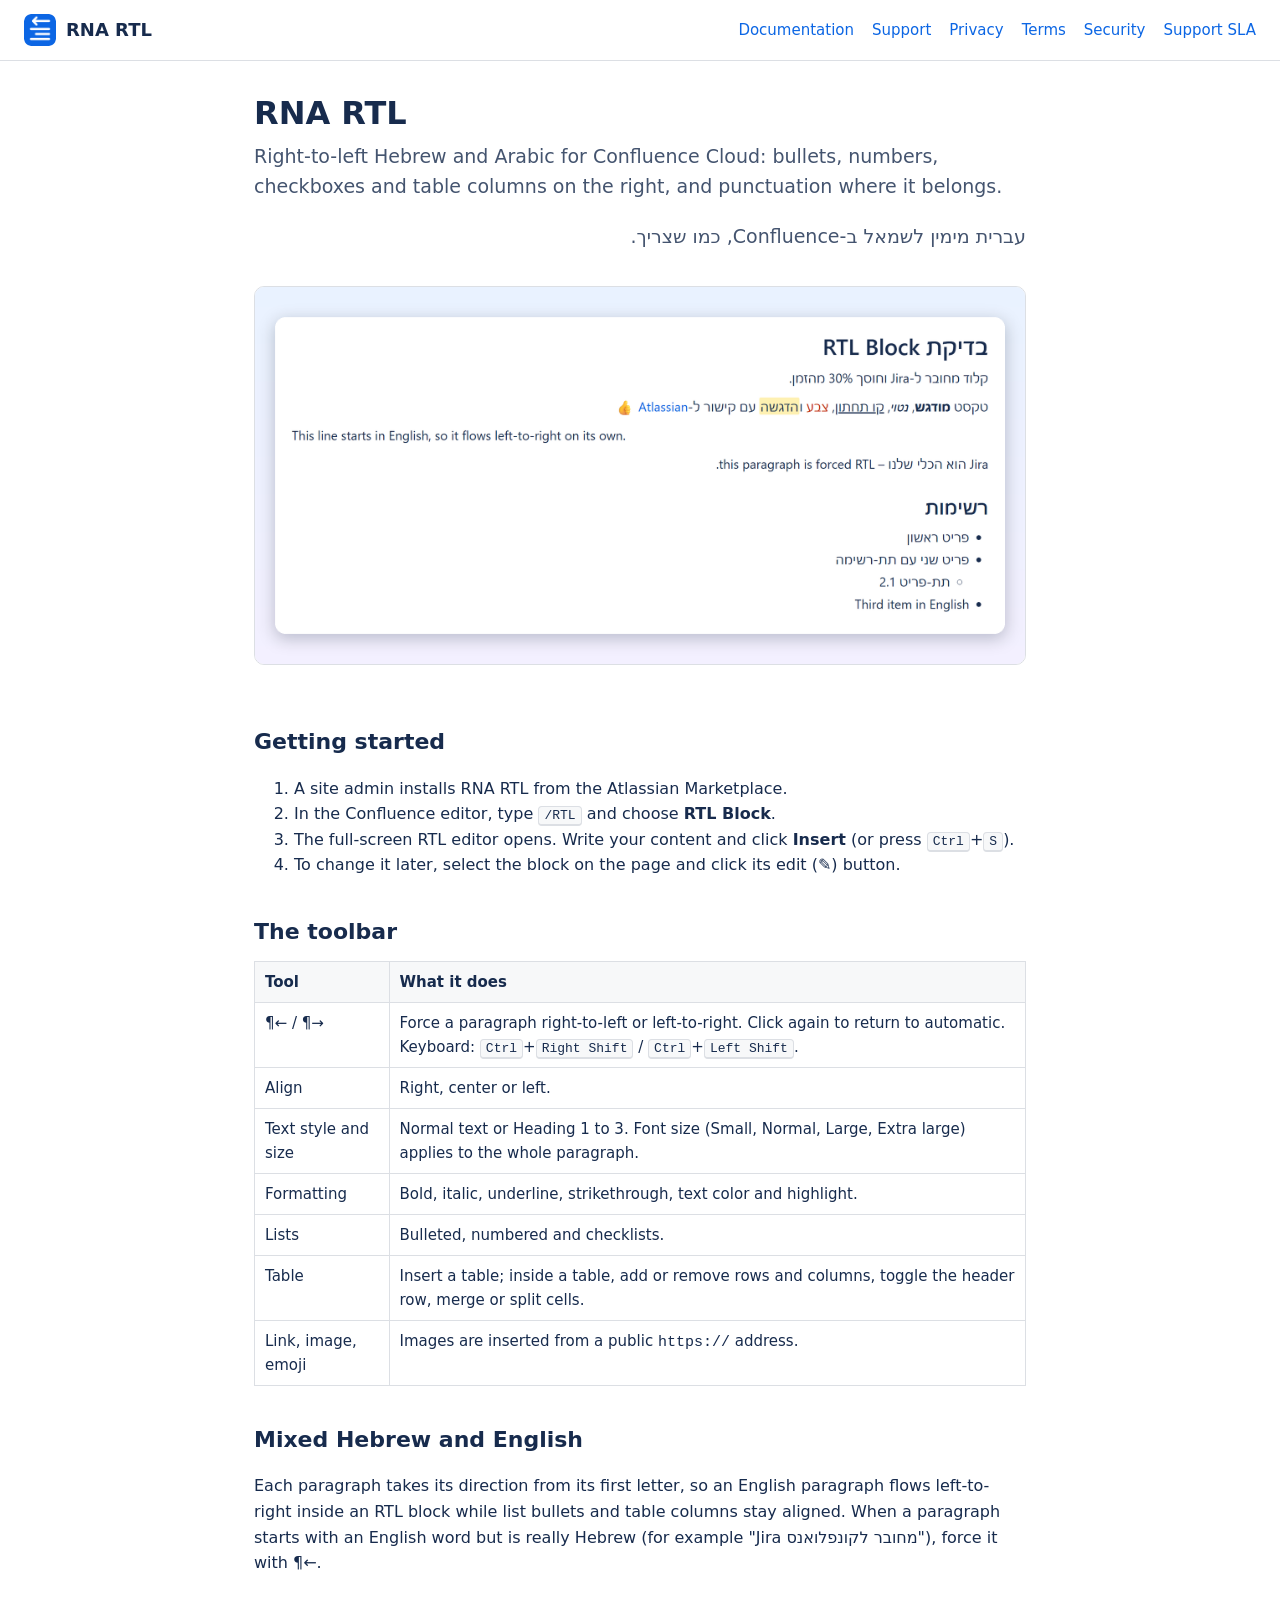
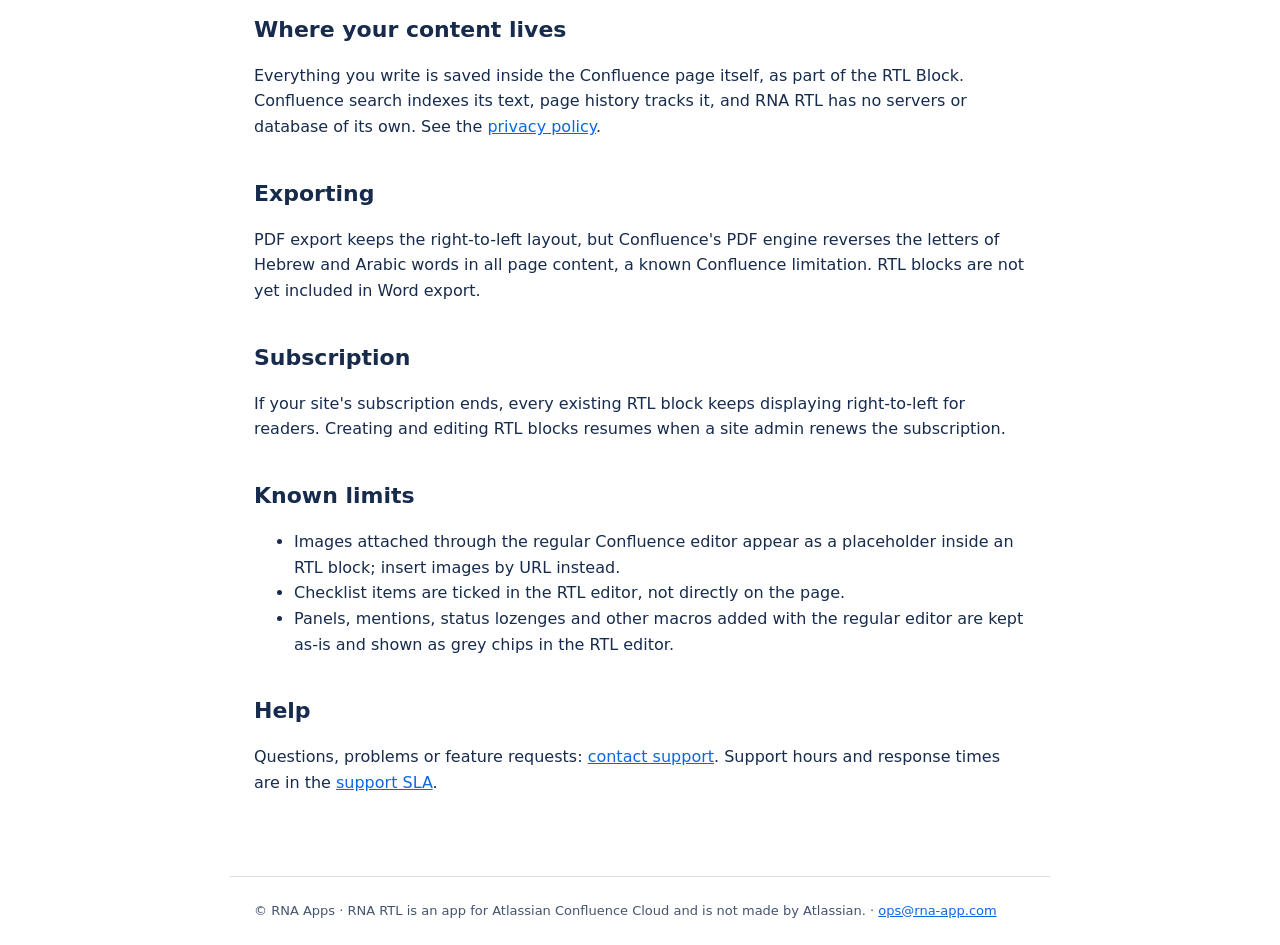
<file: index.html>
<!doctype html>
<html lang="en">
  <head>
    <meta charset="utf-8" />
    <meta name="viewport" content="width=device-width, initial-scale=1" />
    <title>Documentation · RNA RTL</title>
    <link rel="icon" href="logo.png" />
    <link rel="stylesheet" href="style.css" />
  </head>
  <body>
    <header class="top">
      <a class="brand" href="index.html"><img src="logo.png" alt="" width="32" height="32" />RNA RTL</a>
      <nav>
        <a href="index.html">Documentation</a>
        <a href="support.html">Support</a>
        <a href="privacy.html">Privacy</a>
        <a href="terms.html">Terms</a>
        <a href="security.html">Security</a>
        <a href="sla.html">Support SLA</a>
      </nav>
    </header>
    <main>
<!-- title: Documentation -->
<h1>RNA RTL</h1>
<p class="lead">Right-to-left Hebrew and Arabic for Confluence Cloud: bullets, numbers, checkboxes and table columns on the right, and punctuation where it belongs.</p>
<p class="he lead">עברית מימין לשמאל ב-Confluence, כמו שצריך.</p>
<img class="shot" src="screenshot.png" alt="An RTL Block on a Confluence page: Hebrew headings, lists and a table laid out right to left" />

<h2>Getting started</h2>
<ol>
  <li>A site admin installs RNA RTL from the Atlassian Marketplace.</li>
  <li>In the Confluence editor, type <kbd>/RTL</kbd> and choose <strong>RTL Block</strong>.</li>
  <li>The full-screen RTL editor opens. Write your content and click <strong>Insert</strong> (or press <kbd>Ctrl</kbd>+<kbd>S</kbd>).</li>
  <li>To change it later, select the block on the page and click its edit (✎) button.</li>
</ol>

<h2>The toolbar</h2>
<table>
  <tr><th>Tool</th><th>What it does</th></tr>
  <tr><td>¶← / ¶→</td><td>Force a paragraph right-to-left or left-to-right. Click again to return to automatic. Keyboard: <kbd>Ctrl</kbd>+<kbd>Right Shift</kbd> / <kbd>Ctrl</kbd>+<kbd>Left Shift</kbd>.</td></tr>
  <tr><td>Align</td><td>Right, center or left.</td></tr>
  <tr><td>Text style and size</td><td>Normal text or Heading 1 to 3. Font size (Small, Normal, Large, Extra large) applies to the whole paragraph.</td></tr>
  <tr><td>Formatting</td><td>Bold, italic, underline, strikethrough, text color and highlight.</td></tr>
  <tr><td>Lists</td><td>Bulleted, numbered and checklists.</td></tr>
  <tr><td>Table</td><td>Insert a table; inside a table, add or remove rows and columns, toggle the header row, merge or split cells.</td></tr>
  <tr><td>Link, image, emoji</td><td>Images are inserted from a public <code>https://</code> address.</td></tr>
</table>

<h2>Mixed Hebrew and English</h2>
<p>Each paragraph takes its direction from its first letter, so an English paragraph flows left-to-right inside an RTL block while list bullets and table columns stay aligned. When a paragraph starts with an English word but is really Hebrew (for example <span class="he">"Jira מחובר לקונפלואנס"</span>), force it with ¶←.</p>

<h2>Where your content lives</h2>
<p>Everything you write is saved inside the Confluence page itself, as part of the RTL Block. Confluence search indexes its text, page history tracks it, and RNA RTL has no servers or database of its own. See the <a href="privacy.html">privacy policy</a>.</p>

<h2>Exporting</h2>
<p>PDF export keeps the right-to-left layout, but Confluence's PDF engine reverses the letters of Hebrew and Arabic words in all page content, a known Confluence limitation. RTL blocks are not yet included in Word export.</p>

<h2>Subscription</h2>
<p>If your site's subscription ends, every existing RTL block keeps displaying right-to-left for readers. Creating and editing RTL blocks resumes when a site admin renews the subscription.</p>

<h2>Known limits</h2>
<ul>
  <li>Images attached through the regular Confluence editor appear as a placeholder inside an RTL block; insert images by URL instead.</li>
  <li>Checklist items are ticked in the RTL editor, not directly on the page.</li>
  <li>Panels, mentions, status lozenges and other macros added with the regular editor are kept as-is and shown as grey chips in the RTL editor.</li>
</ul>

<h2>Help</h2>
<p>Questions, problems or feature requests: <a href="support.html">contact support</a>. Support hours and response times are in the <a href="sla.html">support SLA</a>.</p>

    </main>
    <footer>© RNA Apps · RNA RTL is an app for Atlassian Confluence Cloud and is not made by Atlassian. · <a href="mailto:ops@rna-app.com">ops@rna-app.com</a></footer>
  </body>
</html>
</file>
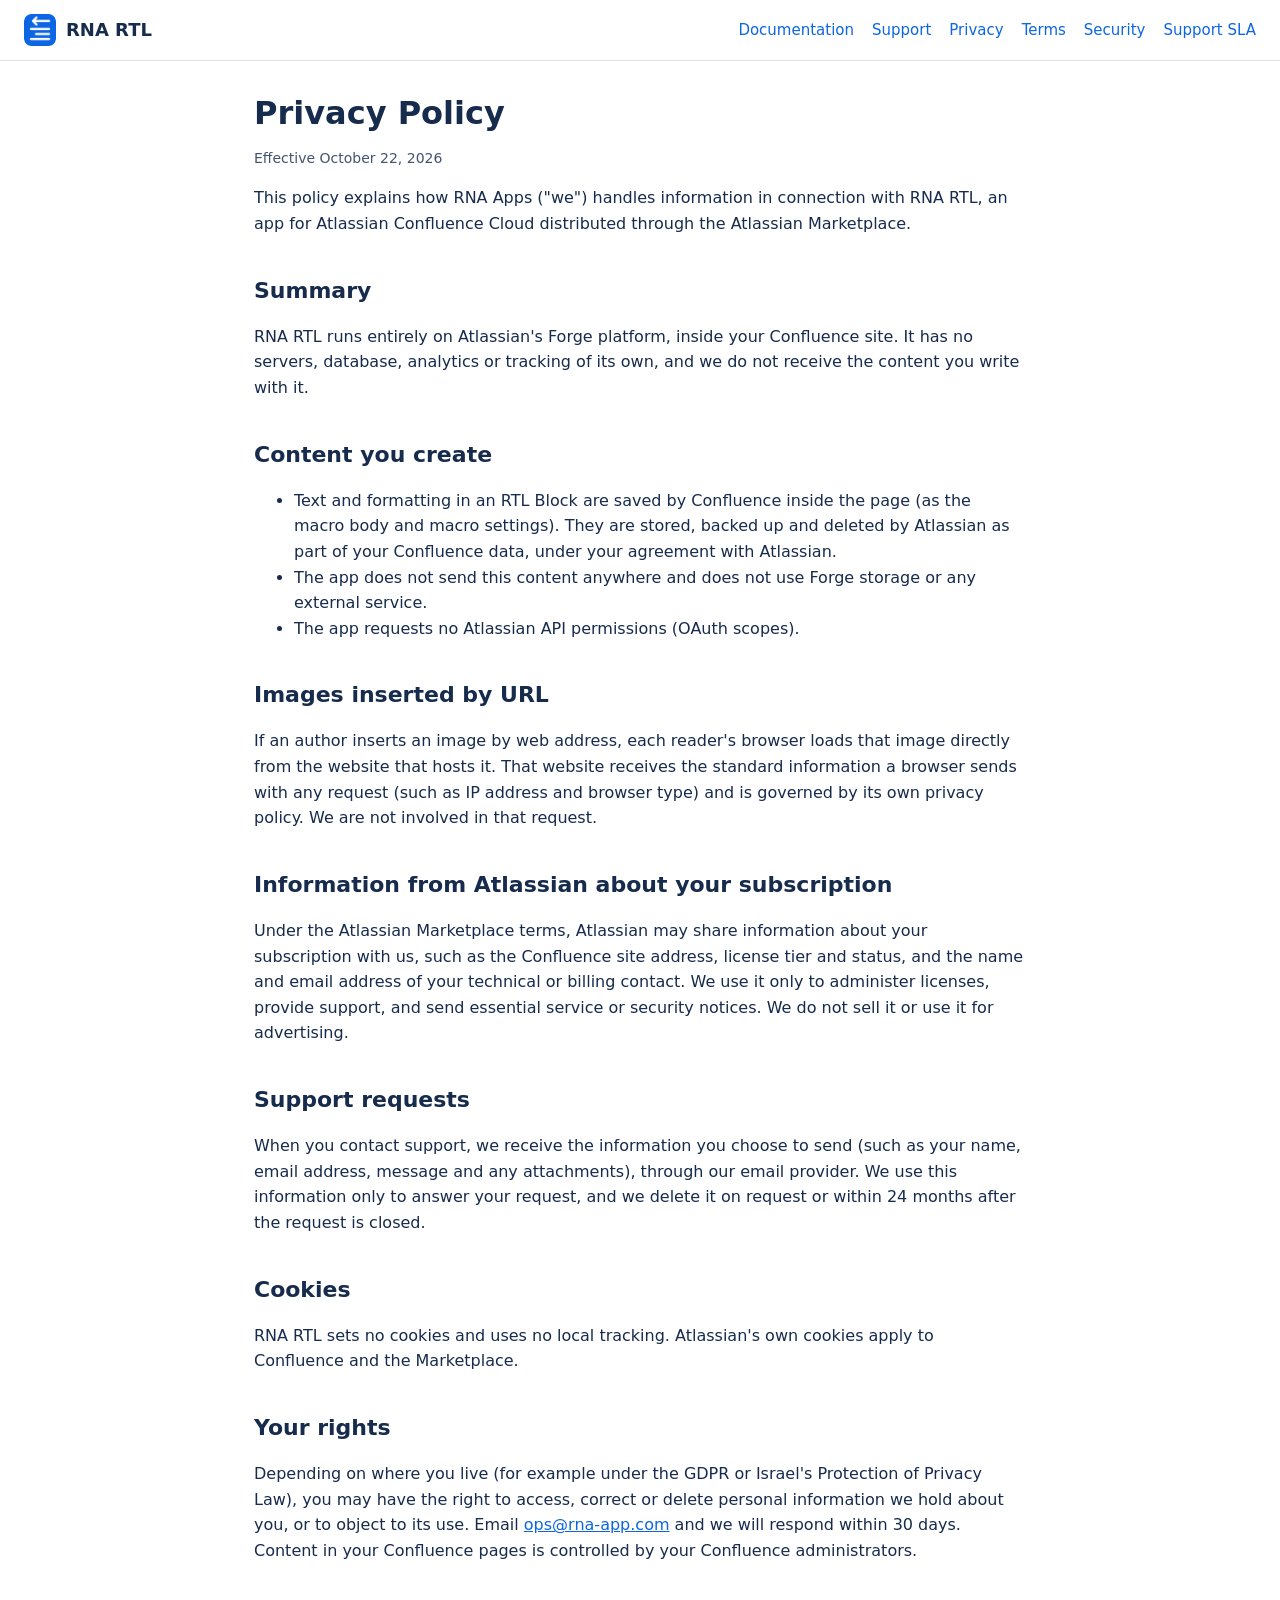
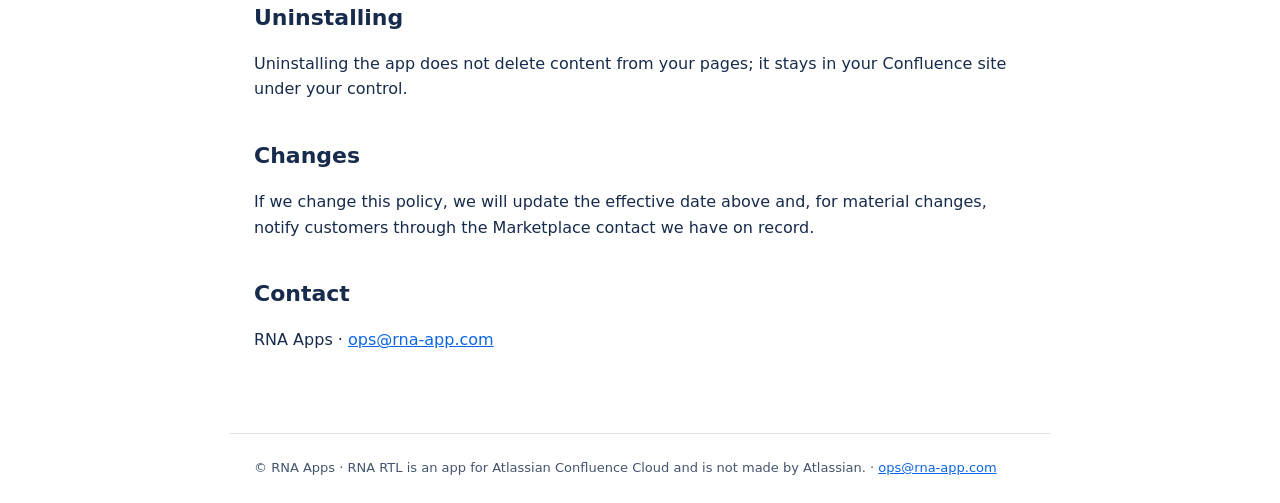
<file: privacy.html>
<!doctype html>
<html lang="en">
  <head>
    <meta charset="utf-8" />
    <meta name="viewport" content="width=device-width, initial-scale=1" />
    <title>Privacy Policy · RNA RTL</title>
    <link rel="icon" href="logo.png" />
    <link rel="stylesheet" href="style.css" />
  </head>
  <body>
    <header class="top">
      <a class="brand" href="index.html"><img src="logo.png" alt="" width="32" height="32" />RNA RTL</a>
      <nav>
        <a href="index.html">Documentation</a>
        <a href="support.html">Support</a>
        <a href="privacy.html">Privacy</a>
        <a href="terms.html">Terms</a>
        <a href="security.html">Security</a>
        <a href="sla.html">Support SLA</a>
      </nav>
    </header>
    <main>
<!-- title: Privacy Policy -->
<h1>Privacy Policy</h1>
<p class="meta">Effective October 22, 2026</p>
<p>This policy explains how RNA Apps ("we") handles information in connection with RNA RTL, an app for Atlassian Confluence Cloud distributed through the Atlassian Marketplace.</p>

<h2>Summary</h2>
<p>RNA RTL runs entirely on Atlassian's Forge platform, inside your Confluence site. It has no servers, database, analytics or tracking of its own, and we do not receive the content you write with it.</p>

<h2>Content you create</h2>
<ul>
  <li>Text and formatting in an RTL Block are saved by Confluence inside the page (as the macro body and macro settings). They are stored, backed up and deleted by Atlassian as part of your Confluence data, under your agreement with Atlassian.</li>
  <li>The app does not send this content anywhere and does not use Forge storage or any external service.</li>
  <li>The app requests no Atlassian API permissions (OAuth scopes).</li>
</ul>

<h2>Images inserted by URL</h2>
<p>If an author inserts an image by web address, each reader's browser loads that image directly from the website that hosts it. That website receives the standard information a browser sends with any request (such as IP address and browser type) and is governed by its own privacy policy. We are not involved in that request.</p>

<h2>Information from Atlassian about your subscription</h2>
<p>Under the Atlassian Marketplace terms, Atlassian may share information about your subscription with us, such as the Confluence site address, license tier and status, and the name and email address of your technical or billing contact. We use it only to administer licenses, provide support, and send essential service or security notices. We do not sell it or use it for advertising.</p>

<h2>Support requests</h2>
<p>When you contact support, we receive the information you choose to send (such as your name, email address, message and any attachments), through our email provider. We use this information only to answer your request, and we delete it on request or within 24 months after the request is closed.</p>

<h2>Cookies</h2>
<p>RNA RTL sets no cookies and uses no local tracking. Atlassian's own cookies apply to Confluence and the Marketplace.</p>

<h2>Your rights</h2>
<p>Depending on where you live (for example under the GDPR or Israel's Protection of Privacy Law), you may have the right to access, correct or delete personal information we hold about you, or to object to its use. Email <a href="mailto:ops@rna-app.com">ops@rna-app.com</a> and we will respond within 30 days. Content in your Confluence pages is controlled by your Confluence administrators.</p>

<h2>Uninstalling</h2>
<p>Uninstalling the app does not delete content from your pages; it stays in your Confluence site under your control.</p>

<h2>Changes</h2>
<p>If we change this policy, we will update the effective date above and, for material changes, notify customers through the Marketplace contact we have on record.</p>

<h2>Contact</h2>
<p>RNA Apps · <a href="mailto:ops@rna-app.com">ops@rna-app.com</a></p>

    </main>
    <footer>© RNA Apps · RNA RTL is an app for Atlassian Confluence Cloud and is not made by Atlassian. · <a href="mailto:ops@rna-app.com">ops@rna-app.com</a></footer>
  </body>
</html>
</file>
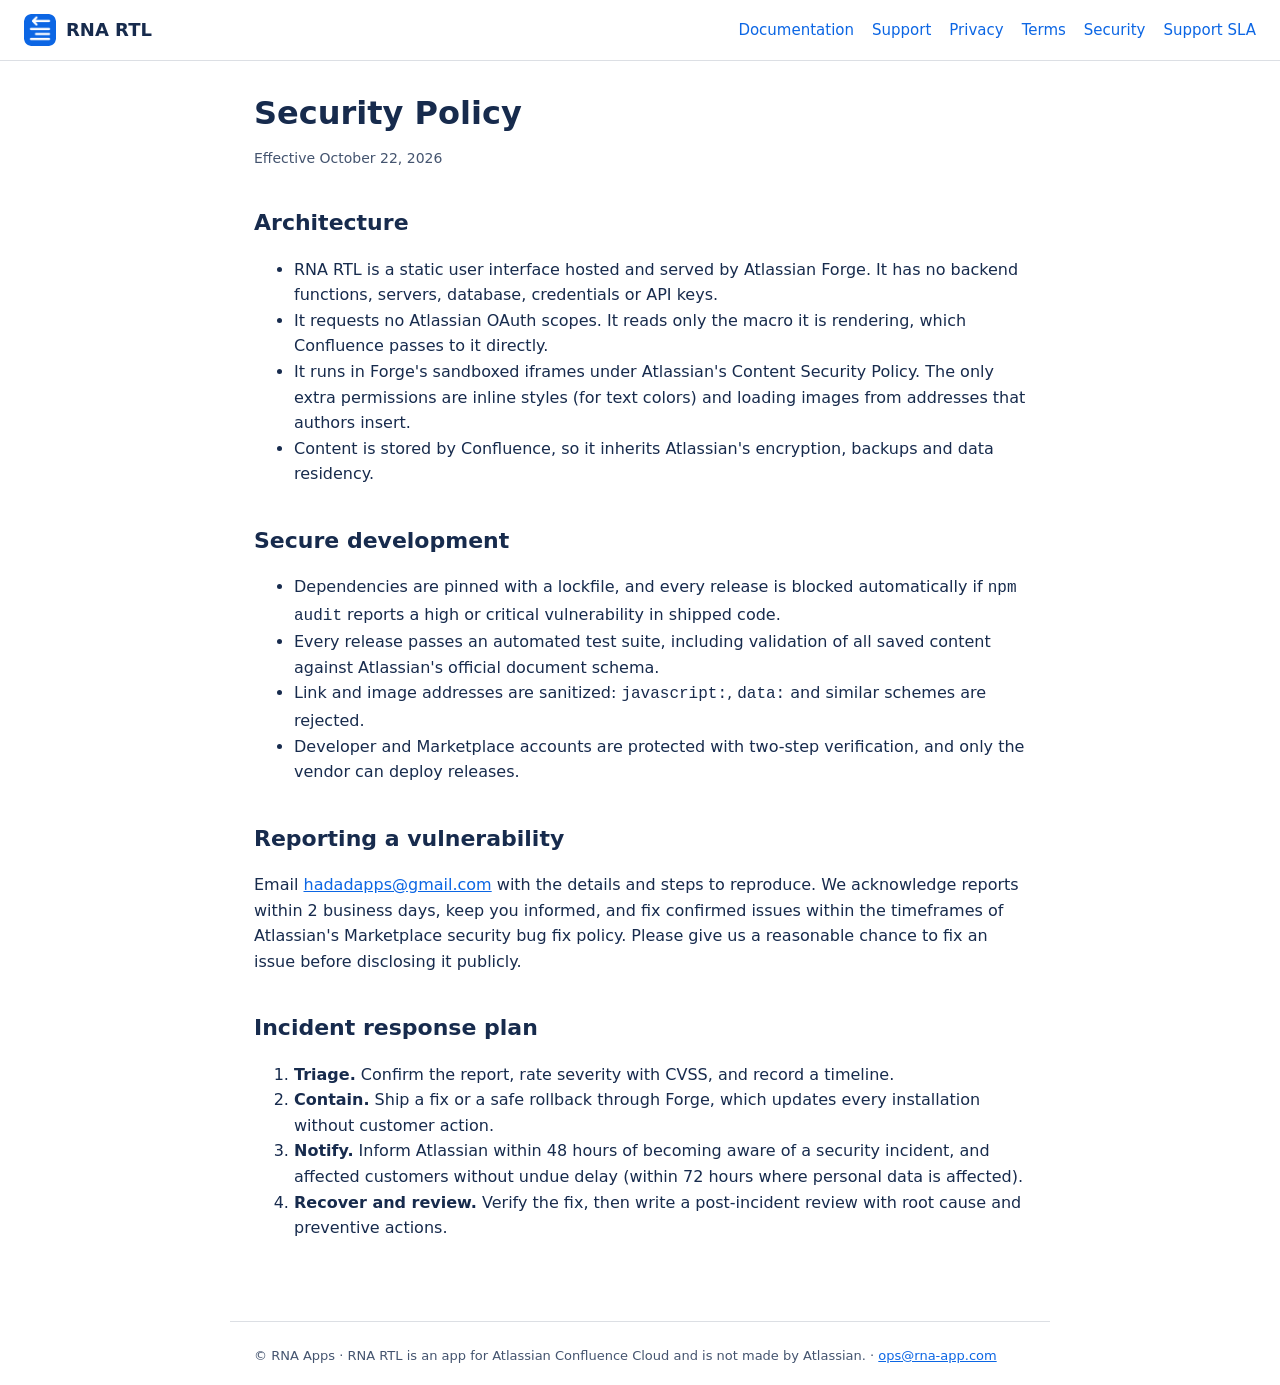
<file: security.html>
<!doctype html>
<html lang="en">
  <head>
    <meta charset="utf-8" />
    <meta name="viewport" content="width=device-width, initial-scale=1" />
    <title>Security Policy · RNA RTL</title>
    <link rel="icon" href="logo.png" />
    <link rel="stylesheet" href="style.css" />
  </head>
  <body>
    <header class="top">
      <a class="brand" href="index.html"><img src="logo.png" alt="" width="32" height="32" />RNA RTL</a>
      <nav>
        <a href="index.html">Documentation</a>
        <a href="support.html">Support</a>
        <a href="privacy.html">Privacy</a>
        <a href="terms.html">Terms</a>
        <a href="security.html">Security</a>
        <a href="sla.html">Support SLA</a>
      </nav>
    </header>
    <main>
<!-- title: Security Policy -->
<h1>Security Policy</h1>
<p class="meta">Effective October 22, 2026</p>

<h2>Architecture</h2>
<ul>
  <li>RNA RTL is a static user interface hosted and served by Atlassian Forge. It has no backend functions, servers, database, credentials or API keys.</li>
  <li>It requests no Atlassian OAuth scopes. It reads only the macro it is rendering, which Confluence passes to it directly.</li>
  <li>It runs in Forge's sandboxed iframes under Atlassian's Content Security Policy. The only extra permissions are inline styles (for text colors) and loading images from addresses that authors insert.</li>
  <li>Content is stored by Confluence, so it inherits Atlassian's encryption, backups and data residency.</li>
</ul>

<h2>Secure development</h2>
<ul>
  <li>Dependencies are pinned with a lockfile, and every release is blocked automatically if <code>npm audit</code> reports a high or critical vulnerability in shipped code.</li>
  <li>Every release passes an automated test suite, including validation of all saved content against Atlassian's official document schema.</li>
  <li>Link and image addresses are sanitized: <code>javascript:</code>, <code>data:</code> and similar schemes are rejected.</li>
  <li>Developer and Marketplace accounts are protected with two-step verification, and only the vendor can deploy releases.</li>
</ul>

<h2>Reporting a vulnerability</h2>
<p>Email <a href="mailto:hadadapps@gmail.com">hadadapps@gmail.com</a> with the details and steps to reproduce. We acknowledge reports within 2 business days, keep you informed, and fix confirmed issues within the timeframes of Atlassian's Marketplace security bug fix policy. Please give us a reasonable chance to fix an issue before disclosing it publicly.</p>

<h2>Incident response plan</h2>
<ol>
  <li><strong>Triage.</strong> Confirm the report, rate severity with CVSS, and record a timeline.</li>
  <li><strong>Contain.</strong> Ship a fix or a safe rollback through Forge, which updates every installation without customer action.</li>
  <li><strong>Notify.</strong> Inform Atlassian within 48 hours of becoming aware of a security incident, and affected customers without undue delay (within 72 hours where personal data is affected).</li>
  <li><strong>Recover and review.</strong> Verify the fix, then write a post-incident review with root cause and preventive actions.</li>
</ol>

    </main>
    <footer>© RNA Apps · RNA RTL is an app for Atlassian Confluence Cloud and is not made by Atlassian. · <a href="mailto:ops@rna-app.com">ops@rna-app.com</a></footer>
  </body>
</html>
</file>
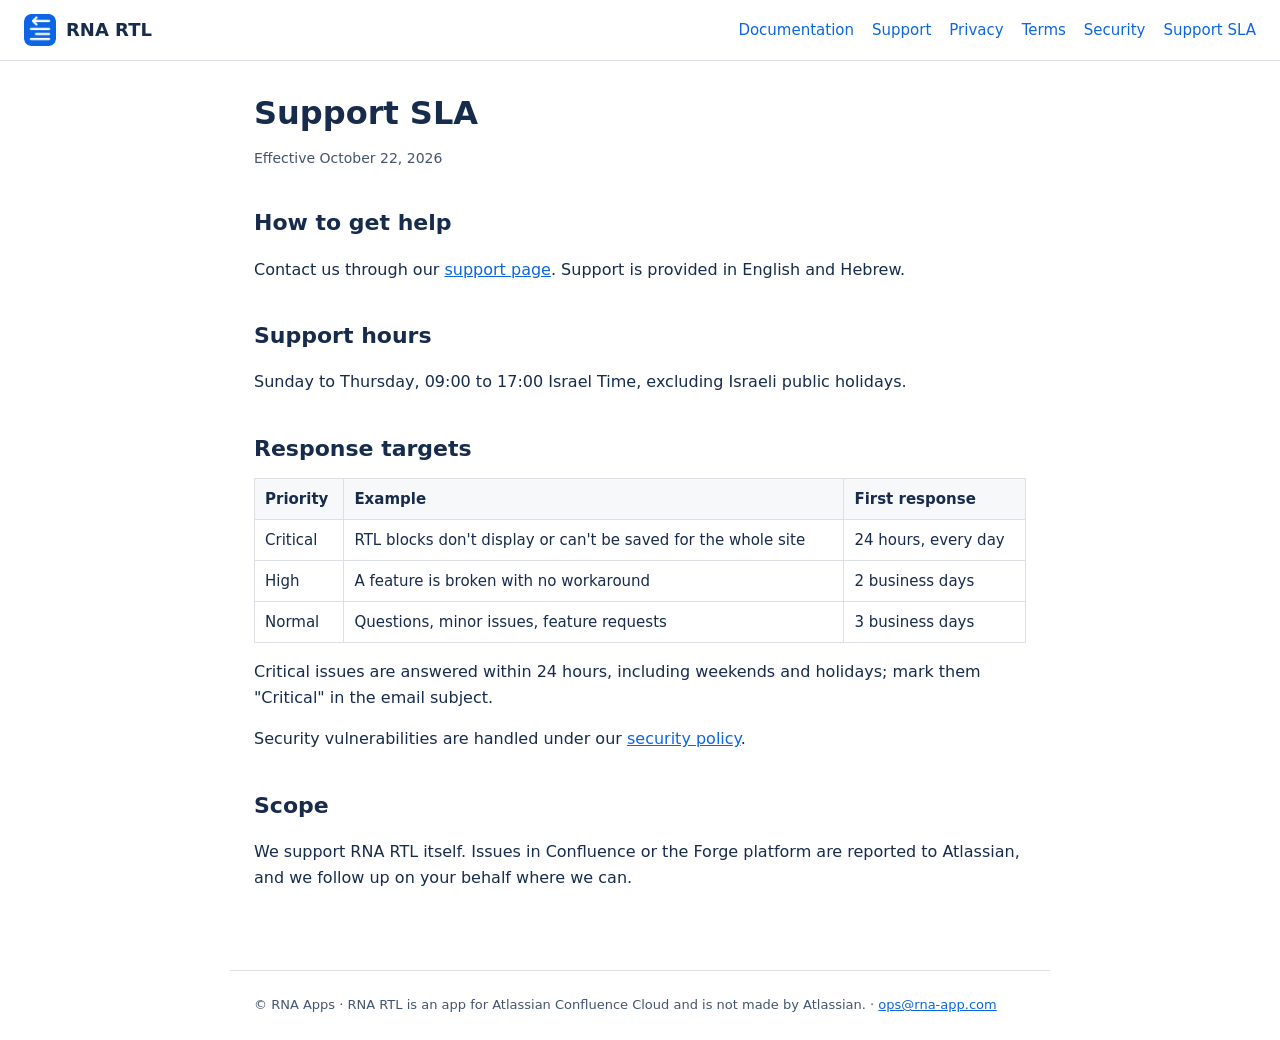
<file: sla.html>
<!doctype html>
<html lang="en">
  <head>
    <meta charset="utf-8" />
    <meta name="viewport" content="width=device-width, initial-scale=1" />
    <title>Support SLA · RNA RTL</title>
    <link rel="icon" href="logo.png" />
    <link rel="stylesheet" href="style.css" />
  </head>
  <body>
    <header class="top">
      <a class="brand" href="index.html"><img src="logo.png" alt="" width="32" height="32" />RNA RTL</a>
      <nav>
        <a href="index.html">Documentation</a>
        <a href="support.html">Support</a>
        <a href="privacy.html">Privacy</a>
        <a href="terms.html">Terms</a>
        <a href="security.html">Security</a>
        <a href="sla.html">Support SLA</a>
      </nav>
    </header>
    <main>
<!-- title: Support SLA -->
<h1>Support SLA</h1>
<p class="meta">Effective October 22, 2026</p>

<h2>How to get help</h2>
<p>Contact us through our <a href="support.html">support page</a>. Support is provided in English and Hebrew.</p>

<h2>Support hours</h2>
<p>Sunday to Thursday, 09:00 to 17:00 Israel Time, excluding Israeli public holidays.</p>

<h2>Response targets</h2>
<table>
  <tr><th>Priority</th><th>Example</th><th>First response</th></tr>
  <tr><td>Critical</td><td>RTL blocks don't display or can't be saved for the whole site</td><td>24 hours, every day</td></tr>
  <tr><td>High</td><td>A feature is broken with no workaround</td><td>2 business days</td></tr>
  <tr><td>Normal</td><td>Questions, minor issues, feature requests</td><td>3 business days</td></tr>
</table>
<p>Critical issues are answered within 24 hours, including weekends and holidays; mark them "Critical" in the email subject.</p>
<p>Security vulnerabilities are handled under our <a href="security.html">security policy</a>.</p>

<h2>Scope</h2>
<p>We support RNA RTL itself. Issues in Confluence or the Forge platform are reported to Atlassian, and we follow up on your behalf where we can.</p>

    </main>
    <footer>© RNA Apps · RNA RTL is an app for Atlassian Confluence Cloud and is not made by Atlassian. · <a href="mailto:ops@rna-app.com">ops@rna-app.com</a></footer>
  </body>
</html>
</file>
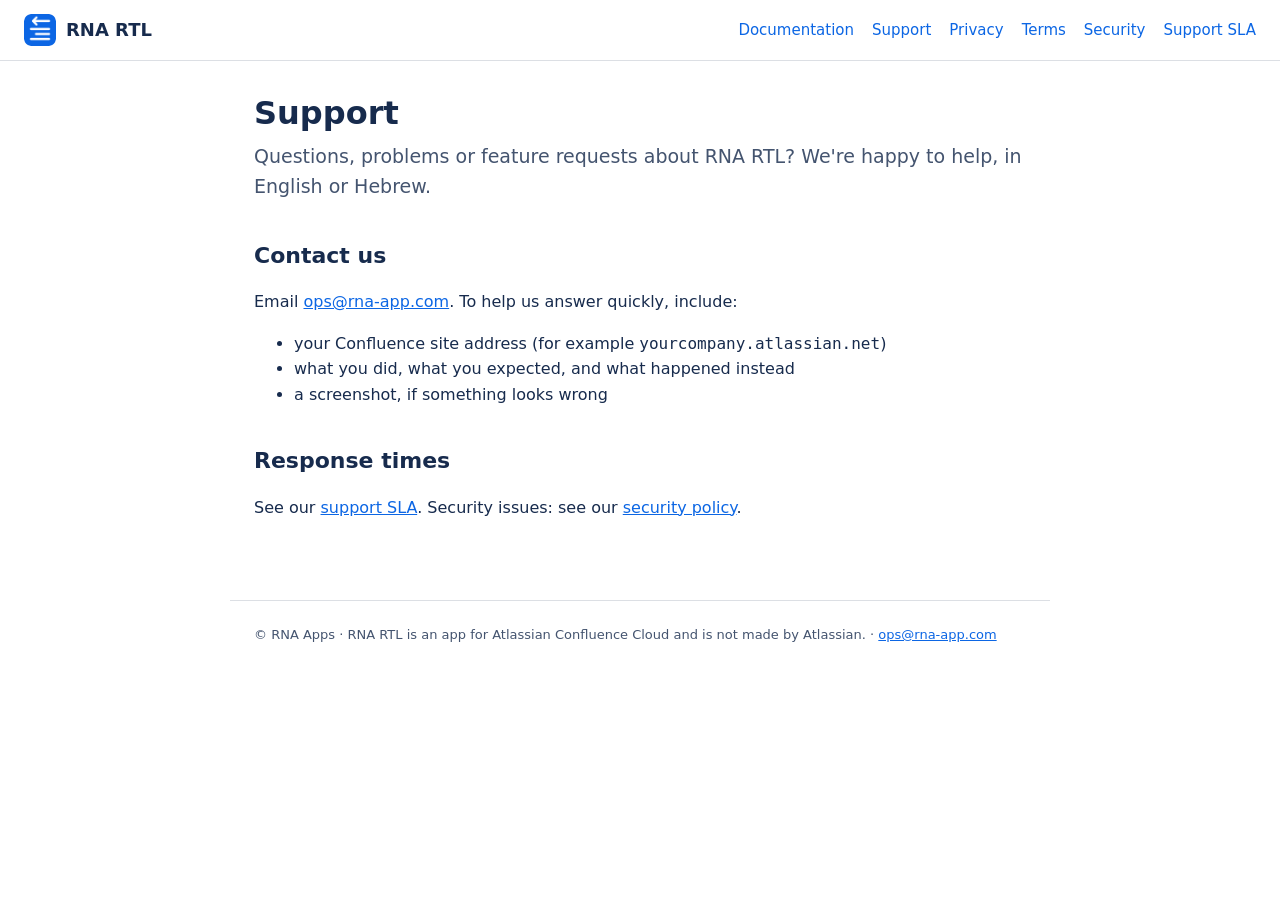
<file: support.html>
<!doctype html>
<html lang="en">
  <head>
    <meta charset="utf-8" />
    <meta name="viewport" content="width=device-width, initial-scale=1" />
    <title>Support · RNA RTL</title>
    <link rel="icon" href="logo.png" />
    <link rel="stylesheet" href="style.css" />
  </head>
  <body>
    <header class="top">
      <a class="brand" href="index.html"><img src="logo.png" alt="" width="32" height="32" />RNA RTL</a>
      <nav>
        <a href="index.html">Documentation</a>
        <a href="support.html">Support</a>
        <a href="privacy.html">Privacy</a>
        <a href="terms.html">Terms</a>
        <a href="security.html">Security</a>
        <a href="sla.html">Support SLA</a>
      </nav>
    </header>
    <main>
<!-- title: Support -->
<h1>Support</h1>
<p class="lead">Questions, problems or feature requests about RNA RTL? We're happy to help, in English or Hebrew.</p>

<h2>Contact us</h2>
<p>Email <a href="mailto:ops@rna-app.com?subject=RNA%20RTL%20support">ops@rna-app.com</a>. To help us answer quickly, include:</p>
<ul>
  <li>your Confluence site address (for example <code>yourcompany.atlassian.net</code>)</li>
  <li>what you did, what you expected, and what happened instead</li>
  <li>a screenshot, if something looks wrong</li>
</ul>

<h2>Response times</h2>
<p>See our <a href="sla.html">support SLA</a>. Security issues: see our <a href="security.html">security policy</a>.</p>

    </main>
    <footer>© RNA Apps · RNA RTL is an app for Atlassian Confluence Cloud and is not made by Atlassian. · <a href="mailto:ops@rna-app.com">ops@rna-app.com</a></footer>
  </body>
</html>
</file>
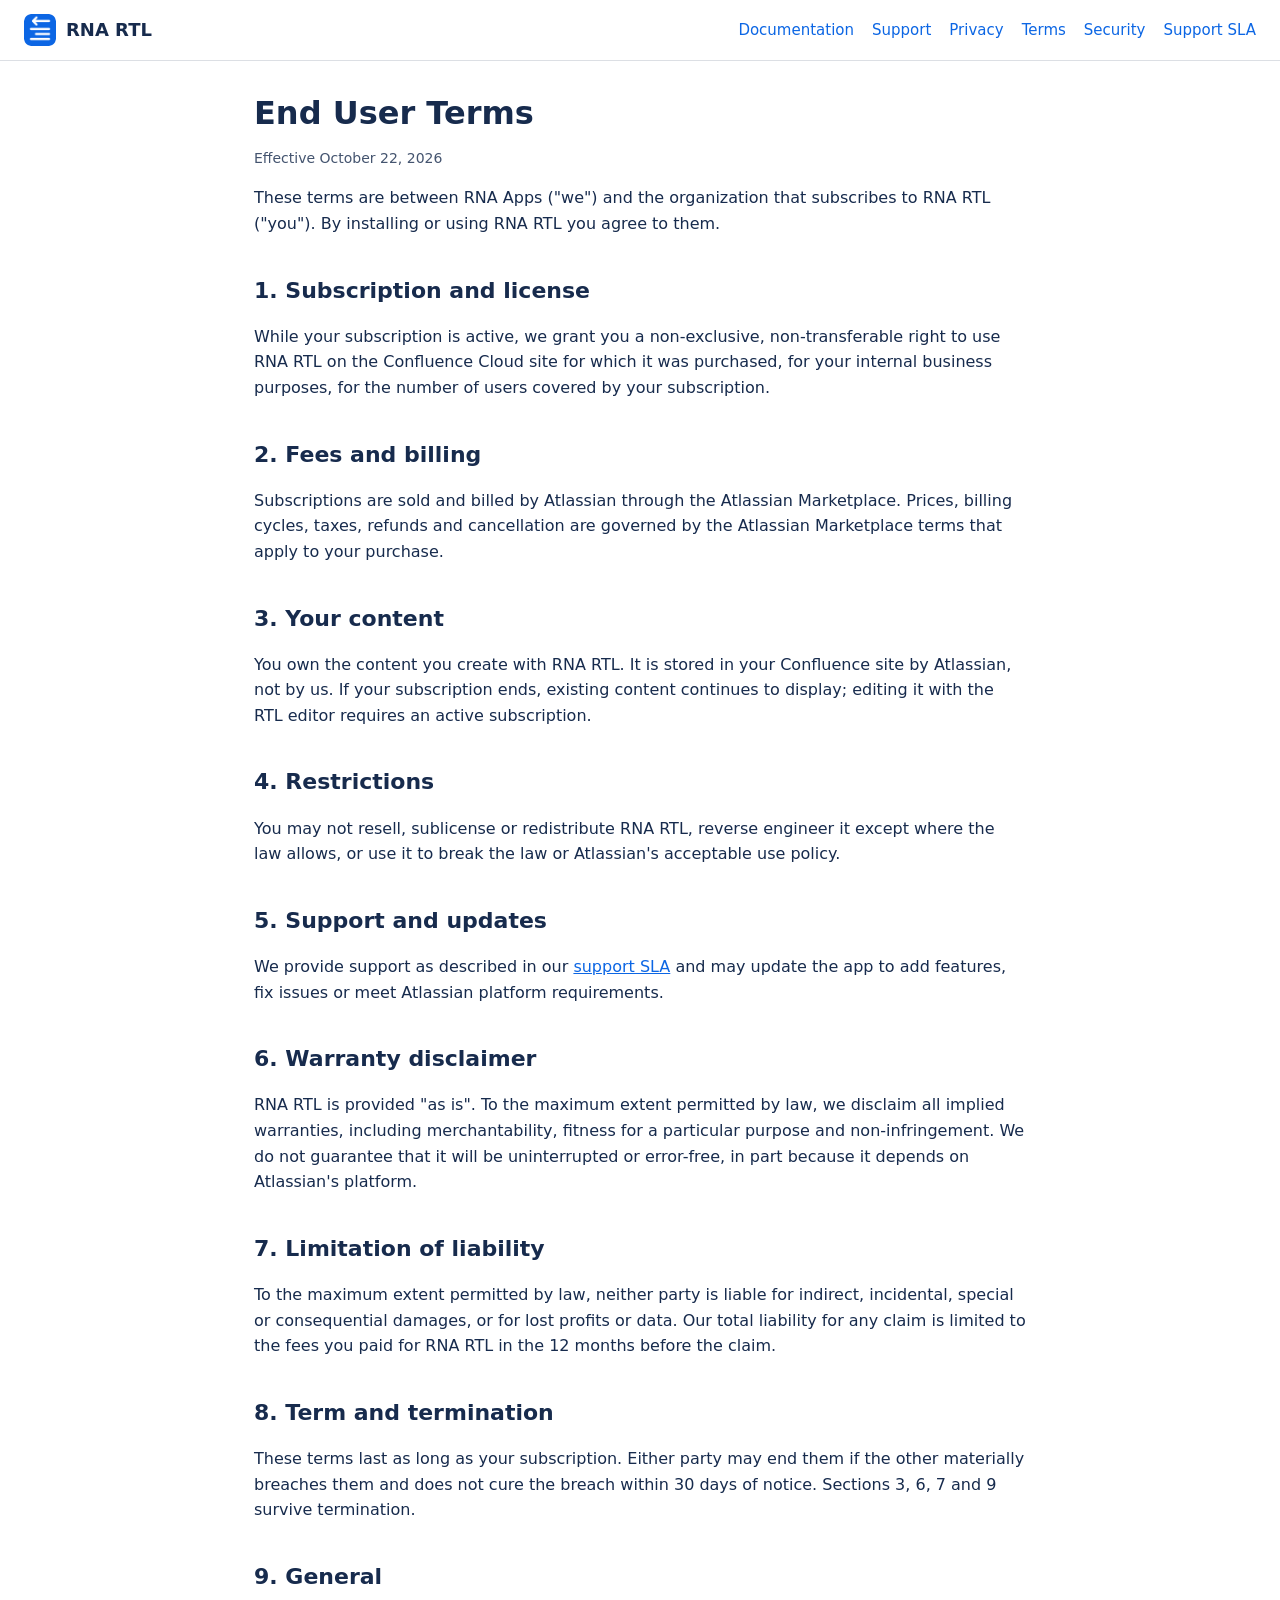
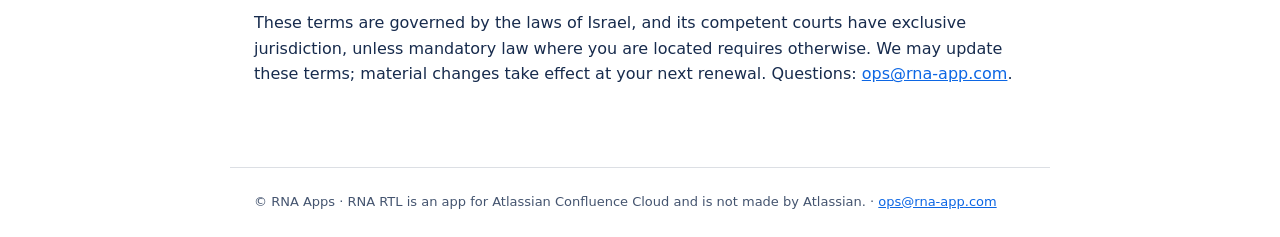
<file: terms.html>
<!doctype html>
<html lang="en">
  <head>
    <meta charset="utf-8" />
    <meta name="viewport" content="width=device-width, initial-scale=1" />
    <title>End User Terms · RNA RTL</title>
    <link rel="icon" href="logo.png" />
    <link rel="stylesheet" href="style.css" />
  </head>
  <body>
    <header class="top">
      <a class="brand" href="index.html"><img src="logo.png" alt="" width="32" height="32" />RNA RTL</a>
      <nav>
        <a href="index.html">Documentation</a>
        <a href="support.html">Support</a>
        <a href="privacy.html">Privacy</a>
        <a href="terms.html">Terms</a>
        <a href="security.html">Security</a>
        <a href="sla.html">Support SLA</a>
      </nav>
    </header>
    <main>
<!-- title: End User Terms -->
<h1>End User Terms</h1>
<p class="meta">Effective October 22, 2026</p>
<p>These terms are between RNA Apps ("we") and the organization that subscribes to RNA RTL ("you"). By installing or using RNA RTL you agree to them.</p>

<h2>1. Subscription and license</h2>
<p>While your subscription is active, we grant you a non-exclusive, non-transferable right to use RNA RTL on the Confluence Cloud site for which it was purchased, for your internal business purposes, for the number of users covered by your subscription.</p>

<h2>2. Fees and billing</h2>
<p>Subscriptions are sold and billed by Atlassian through the Atlassian Marketplace. Prices, billing cycles, taxes, refunds and cancellation are governed by the Atlassian Marketplace terms that apply to your purchase.</p>

<h2>3. Your content</h2>
<p>You own the content you create with RNA RTL. It is stored in your Confluence site by Atlassian, not by us. If your subscription ends, existing content continues to display; editing it with the RTL editor requires an active subscription.</p>

<h2>4. Restrictions</h2>
<p>You may not resell, sublicense or redistribute RNA RTL, reverse engineer it except where the law allows, or use it to break the law or Atlassian's acceptable use policy.</p>

<h2>5. Support and updates</h2>
<p>We provide support as described in our <a href="sla.html">support SLA</a> and may update the app to add features, fix issues or meet Atlassian platform requirements.</p>

<h2>6. Warranty disclaimer</h2>
<p>RNA RTL is provided "as is". To the maximum extent permitted by law, we disclaim all implied warranties, including merchantability, fitness for a particular purpose and non-infringement. We do not guarantee that it will be uninterrupted or error-free, in part because it depends on Atlassian's platform.</p>

<h2>7. Limitation of liability</h2>
<p>To the maximum extent permitted by law, neither party is liable for indirect, incidental, special or consequential damages, or for lost profits or data. Our total liability for any claim is limited to the fees you paid for RNA RTL in the 12 months before the claim.</p>

<h2>8. Term and termination</h2>
<p>These terms last as long as your subscription. Either party may end them if the other materially breaches them and does not cure the breach within 30 days of notice. Sections 3, 6, 7 and 9 survive termination.</p>

<h2>9. General</h2>
<p>These terms are governed by the laws of Israel, and its competent courts have exclusive jurisdiction, unless mandatory law where you are located requires otherwise. We may update these terms; material changes take effect at your next renewal. Questions: <a href="mailto:ops@rna-app.com">ops@rna-app.com</a>.</p>

    </main>
    <footer>© RNA Apps · RNA RTL is an app for Atlassian Confluence Cloud and is not made by Atlassian. · <a href="mailto:ops@rna-app.com">ops@rna-app.com</a></footer>
  </body>
</html>
</file>
<file: style.css>
:root {
  --text: #172b4d;
  --subtle: #44546f;
  --link: #0c66e4;
  --border: #dcdfe4;
  --bg: #ffffff;
  --soft: #f7f8f9;
}
@media (prefers-color-scheme: dark) {
  :root { --text: #dee4ea; --subtle: #9fadbc; --link: #579dff; --border: #38414a; --bg: #1d2125; --soft: #22272b; }
}
* { box-sizing: border-box; }
body { margin: 0; background: var(--bg); color: var(--text); font: 16px/1.6 "Segoe UI", system-ui, -apple-system, "Noto Sans Hebrew", sans-serif; }
a { color: var(--link); }
.top { display: flex; flex-wrap: wrap; align-items: center; justify-content: space-between; gap: 12px; padding: 14px 24px; border-bottom: 1px solid var(--border); }
.brand { display: inline-flex; align-items: center; gap: 10px; font-weight: 700; font-size: 18px; color: var(--text); text-decoration: none; }
.brand img { border-radius: 7px; }
nav { display: flex; flex-wrap: wrap; gap: 4px 18px; font-size: 15px; }
nav a { text-decoration: none; }
main { max-width: 820px; margin: 0 auto; padding: 32px 24px 64px; }
h1 { font-size: 32px; line-height: 1.25; margin: 0 0 8px; }
h2 { font-size: 22px; margin: 36px 0 8px; }
h3 { font-size: 18px; margin: 24px 0 6px; }
.lead { font-size: 19px; color: var(--subtle); margin-top: 0; }
.he { direction: rtl; unicode-bidi: plaintext; }
.meta { color: var(--subtle); font-size: 14px; }
img.shot { width: 100%; height: auto; border-radius: 10px; border: 1px solid var(--border); margin: 16px 0; }
table { border-collapse: collapse; width: 100%; margin: 12px 0; font-size: 15px; }
th, td { border: 1px solid var(--border); padding: 8px 10px; text-align: start; vertical-align: top; }
th { background: var(--soft); }
kbd { font: 13px ui-monospace, Consolas, monospace; border: 1px solid var(--border); border-bottom-width: 2px; border-radius: 4px; padding: 1px 5px; background: var(--soft); }
footer { max-width: 820px; margin: 0 auto; padding: 24px; border-top: 1px solid var(--border); color: var(--subtle); font-size: 13px; }
</file>
